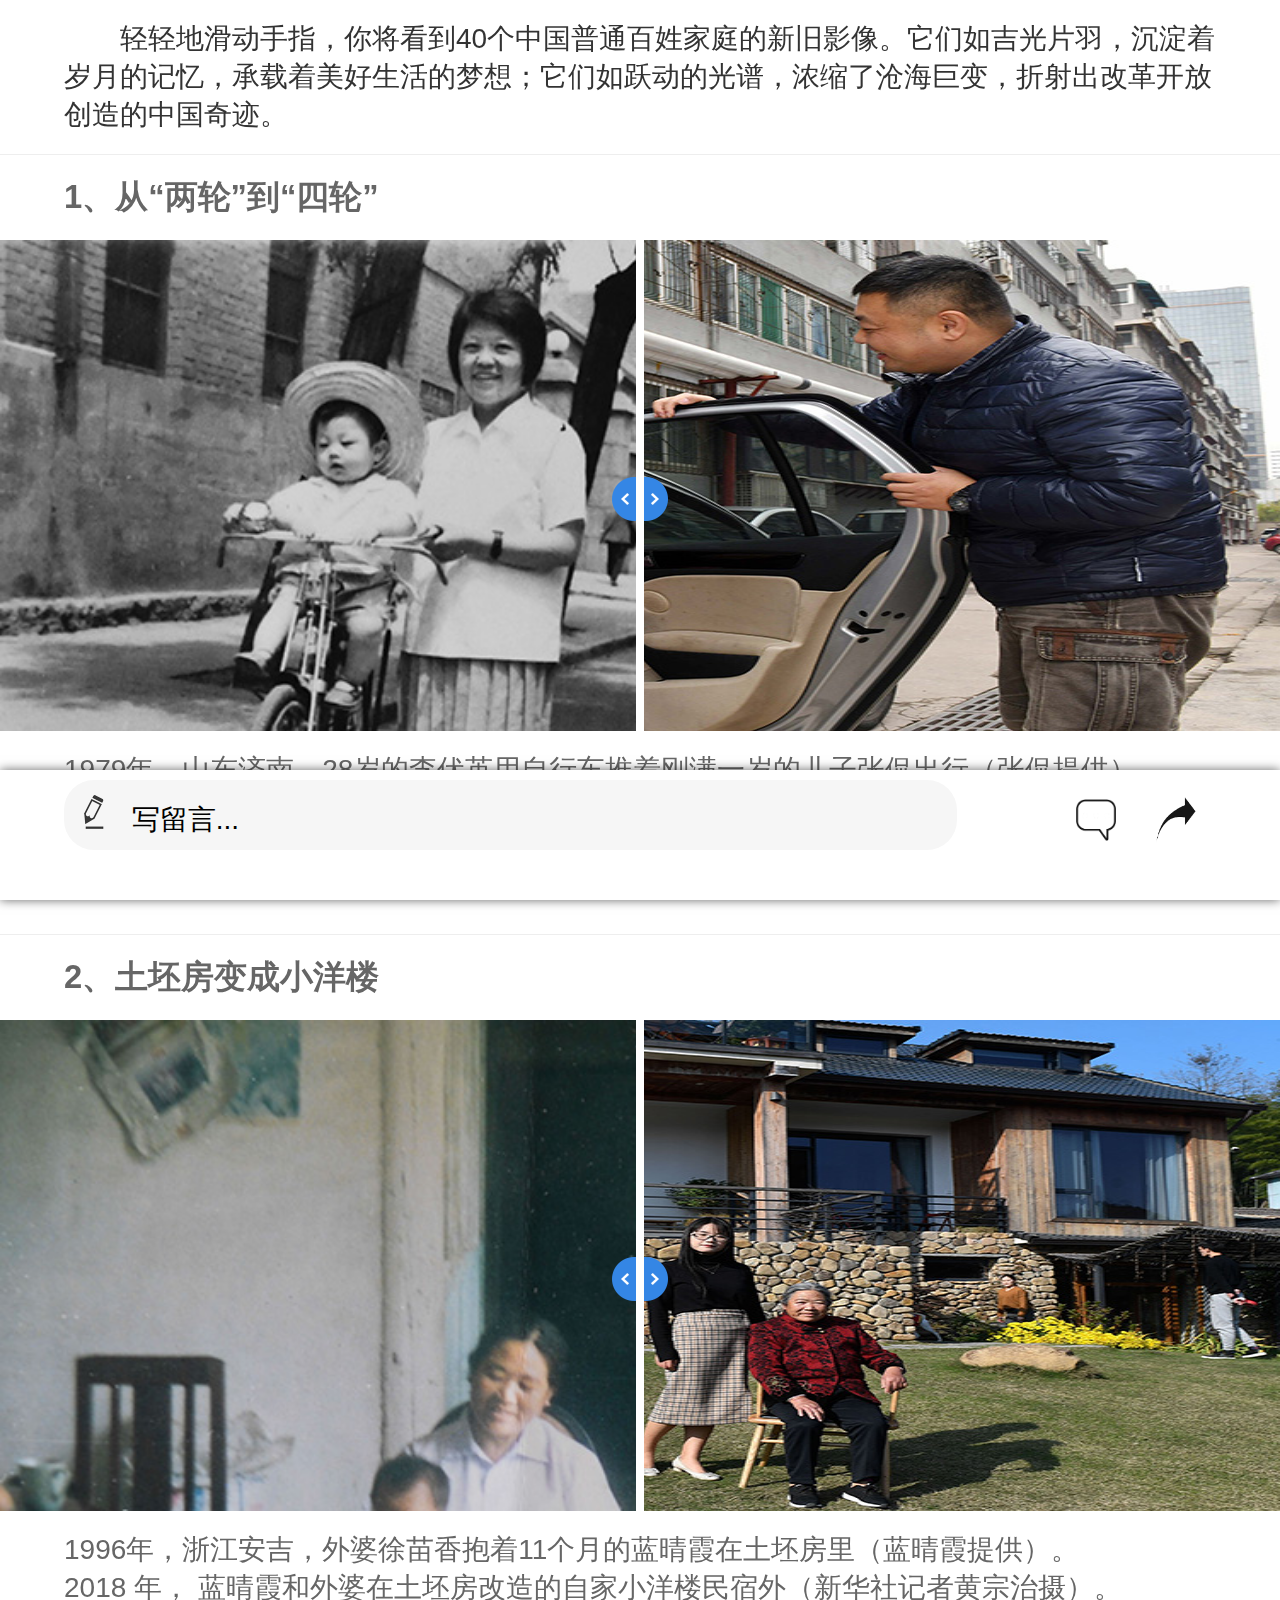
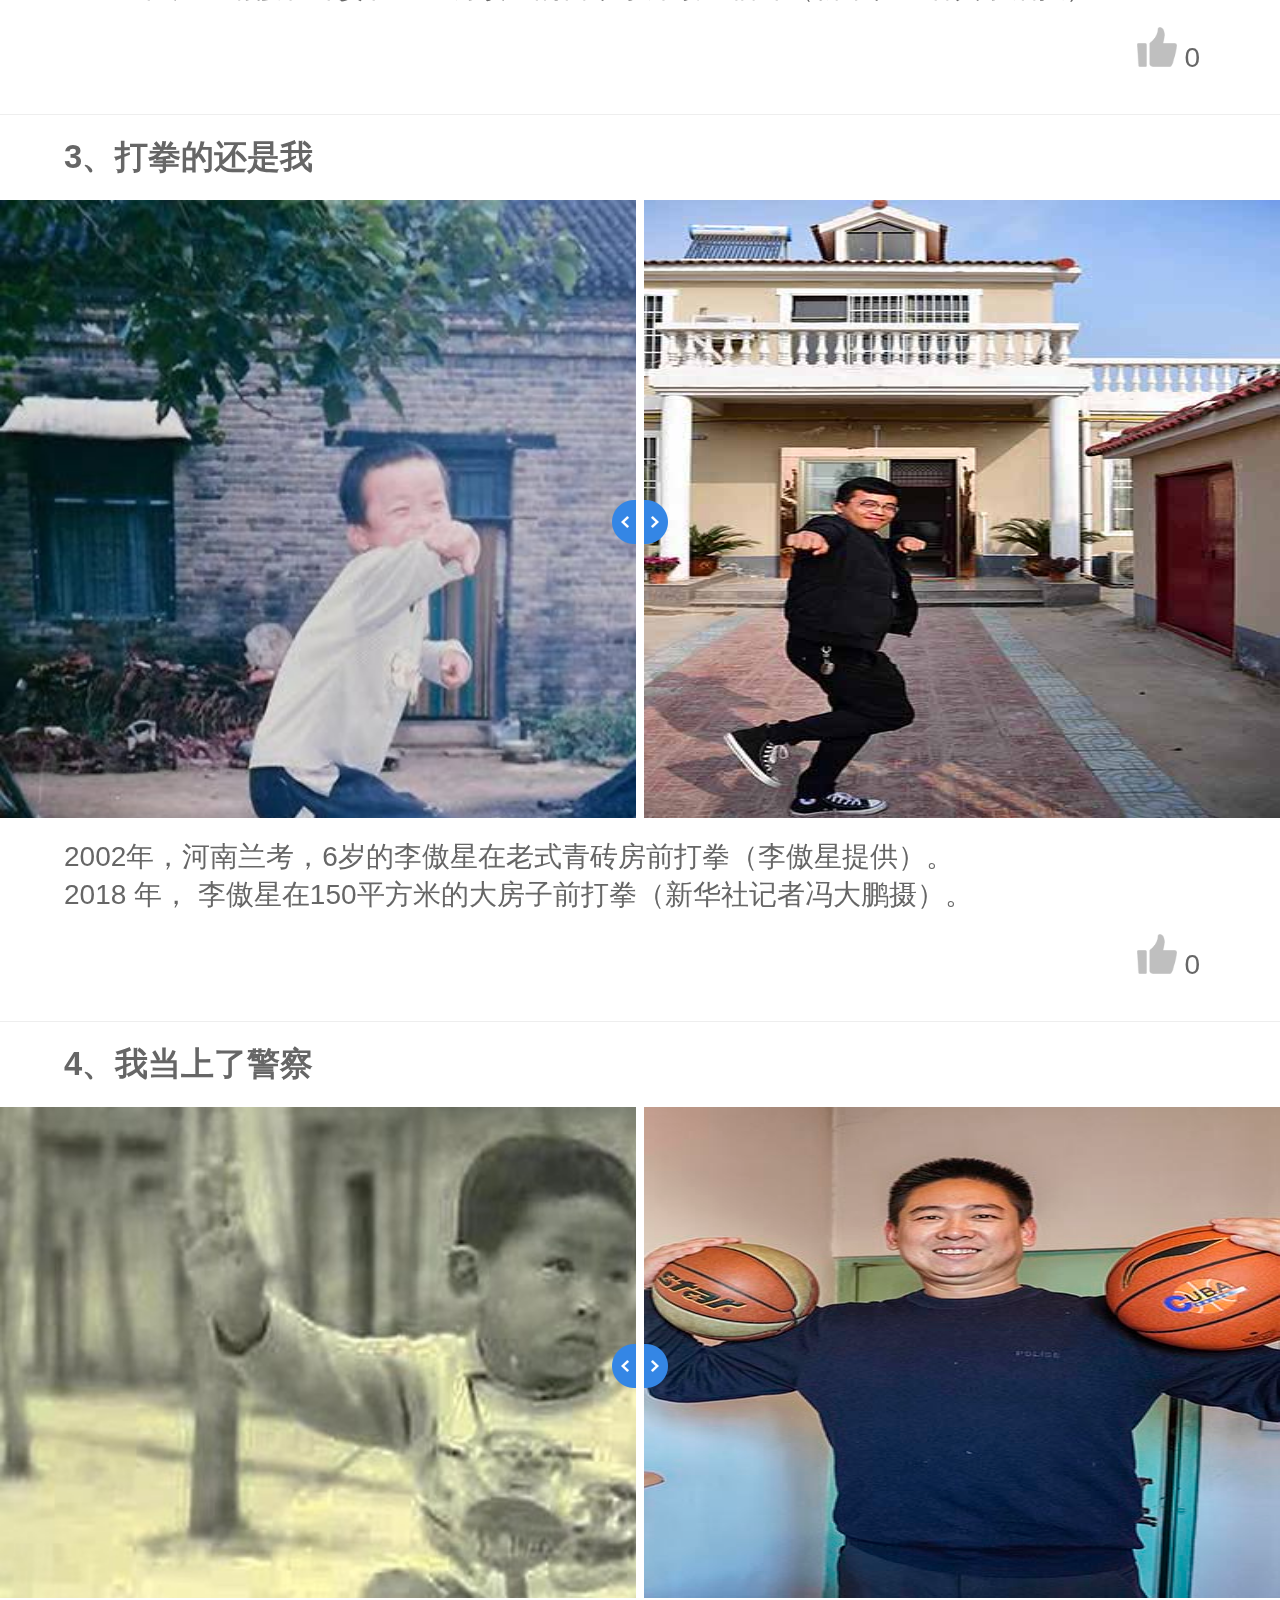
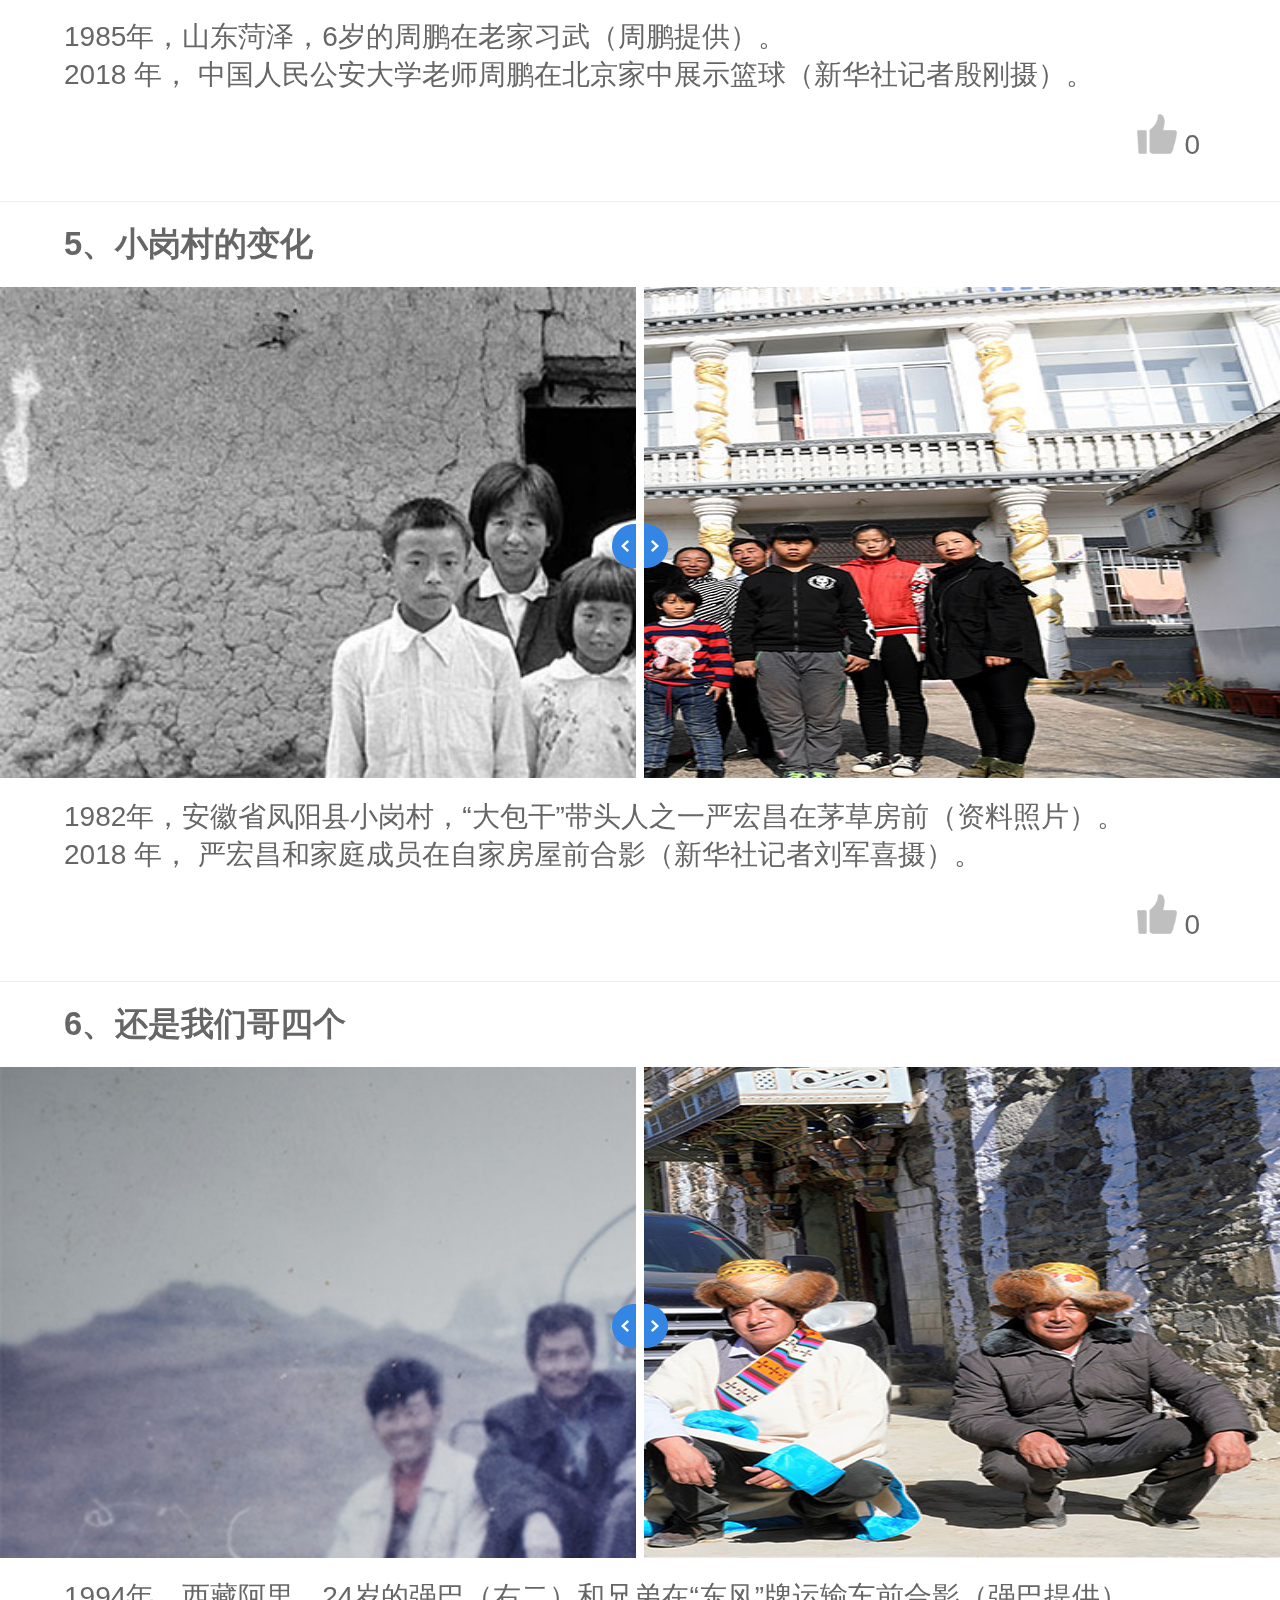
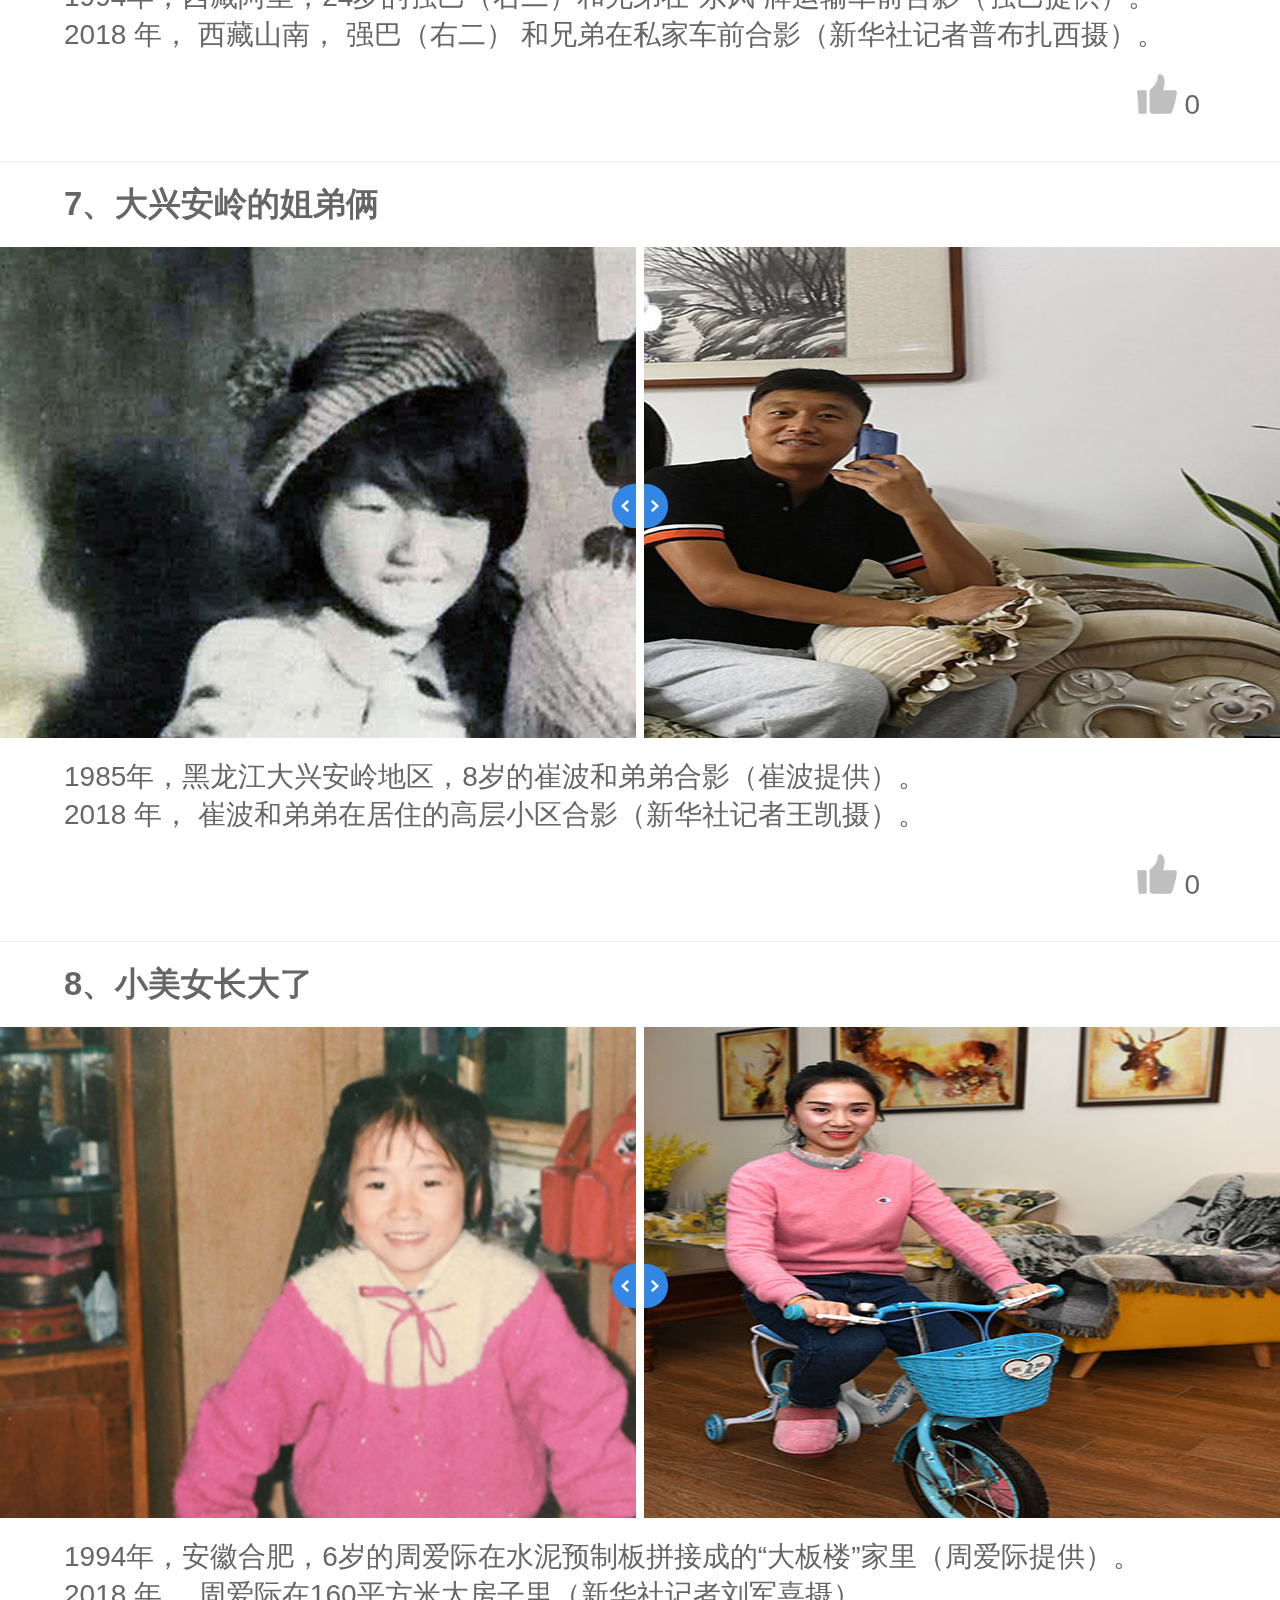
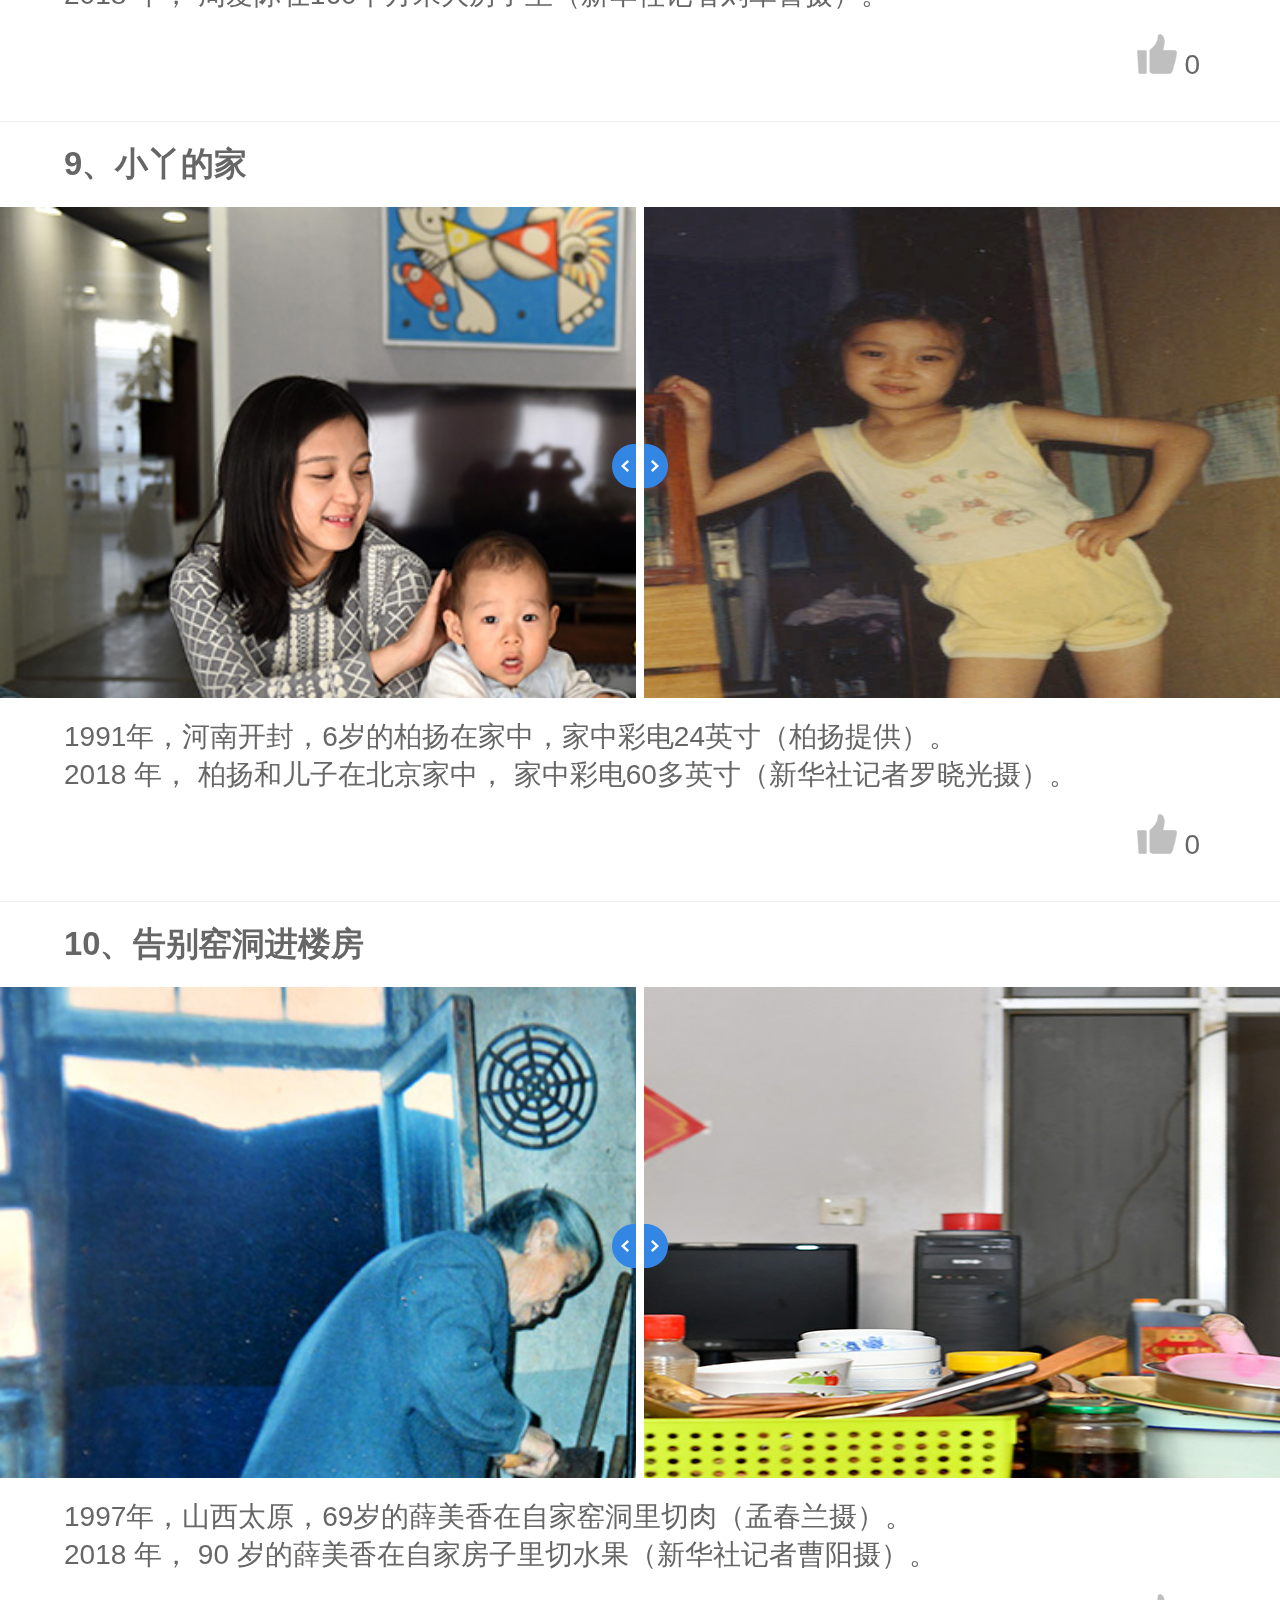
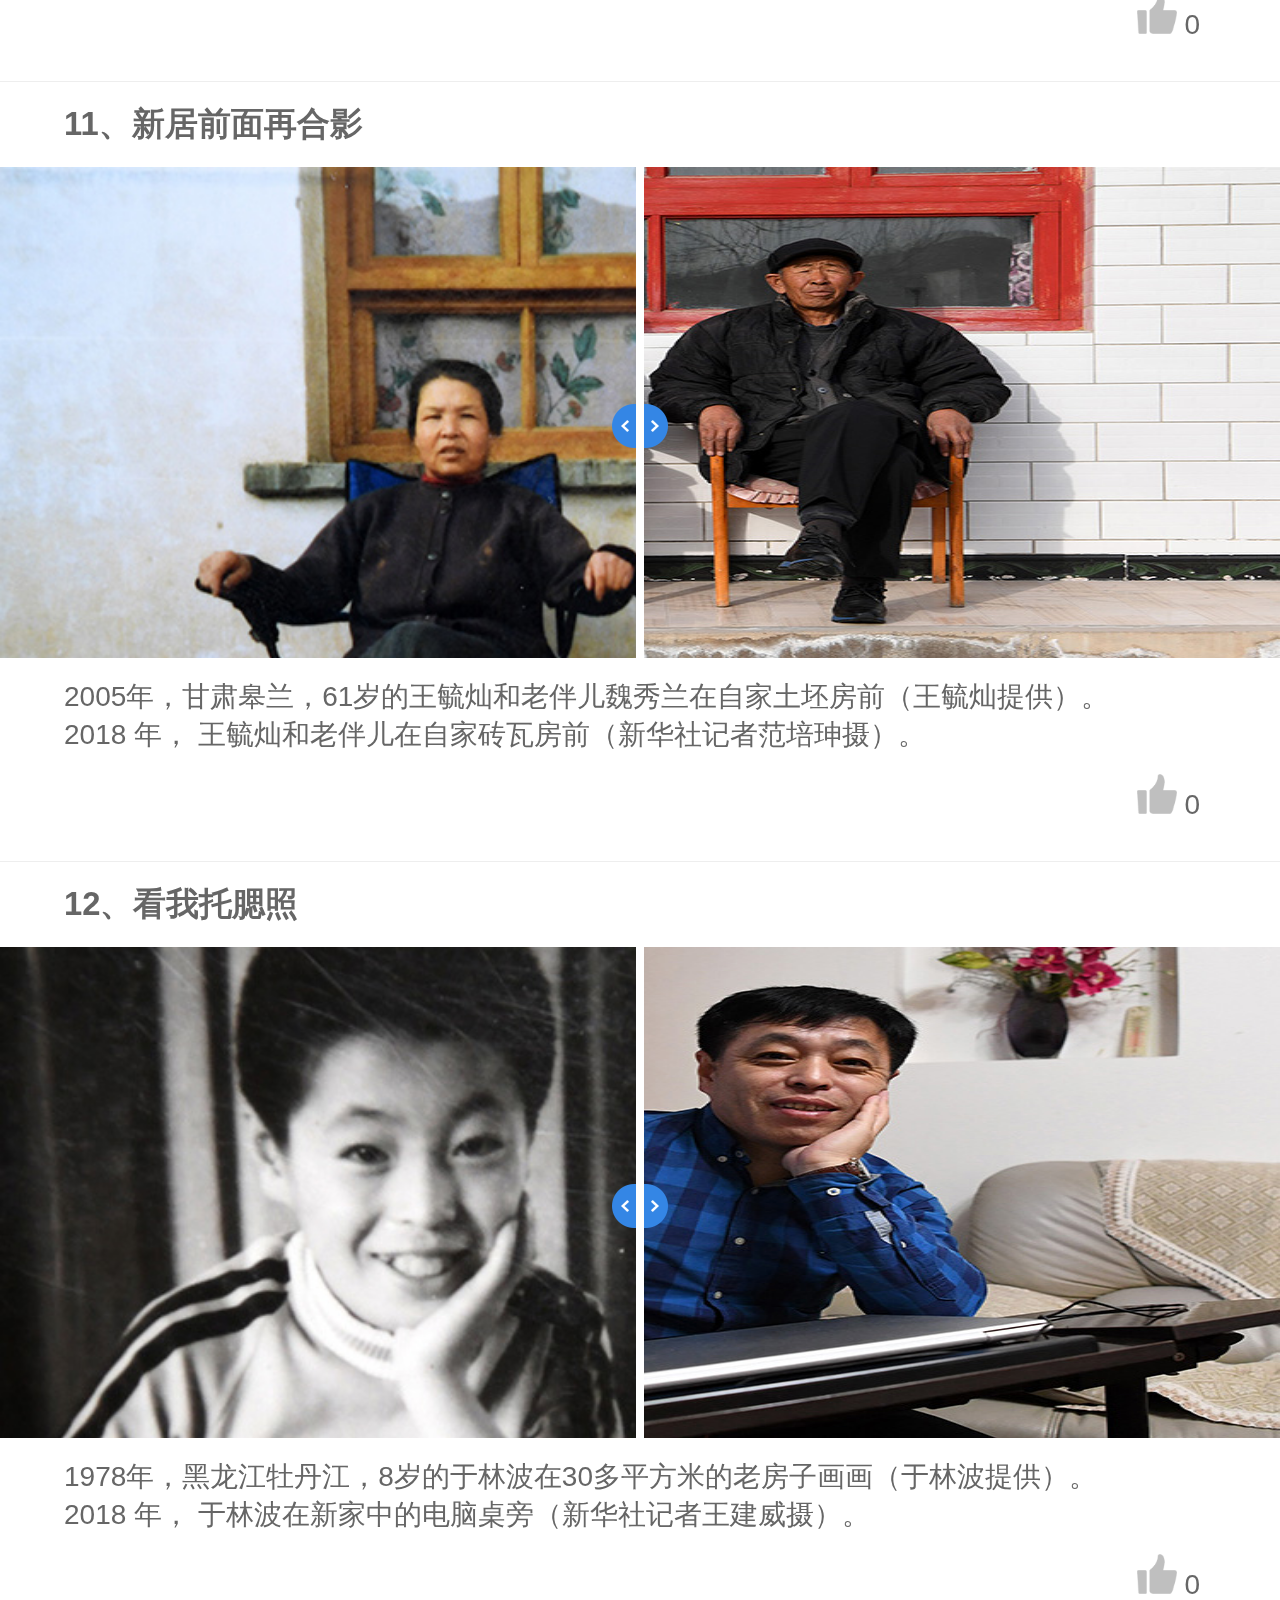
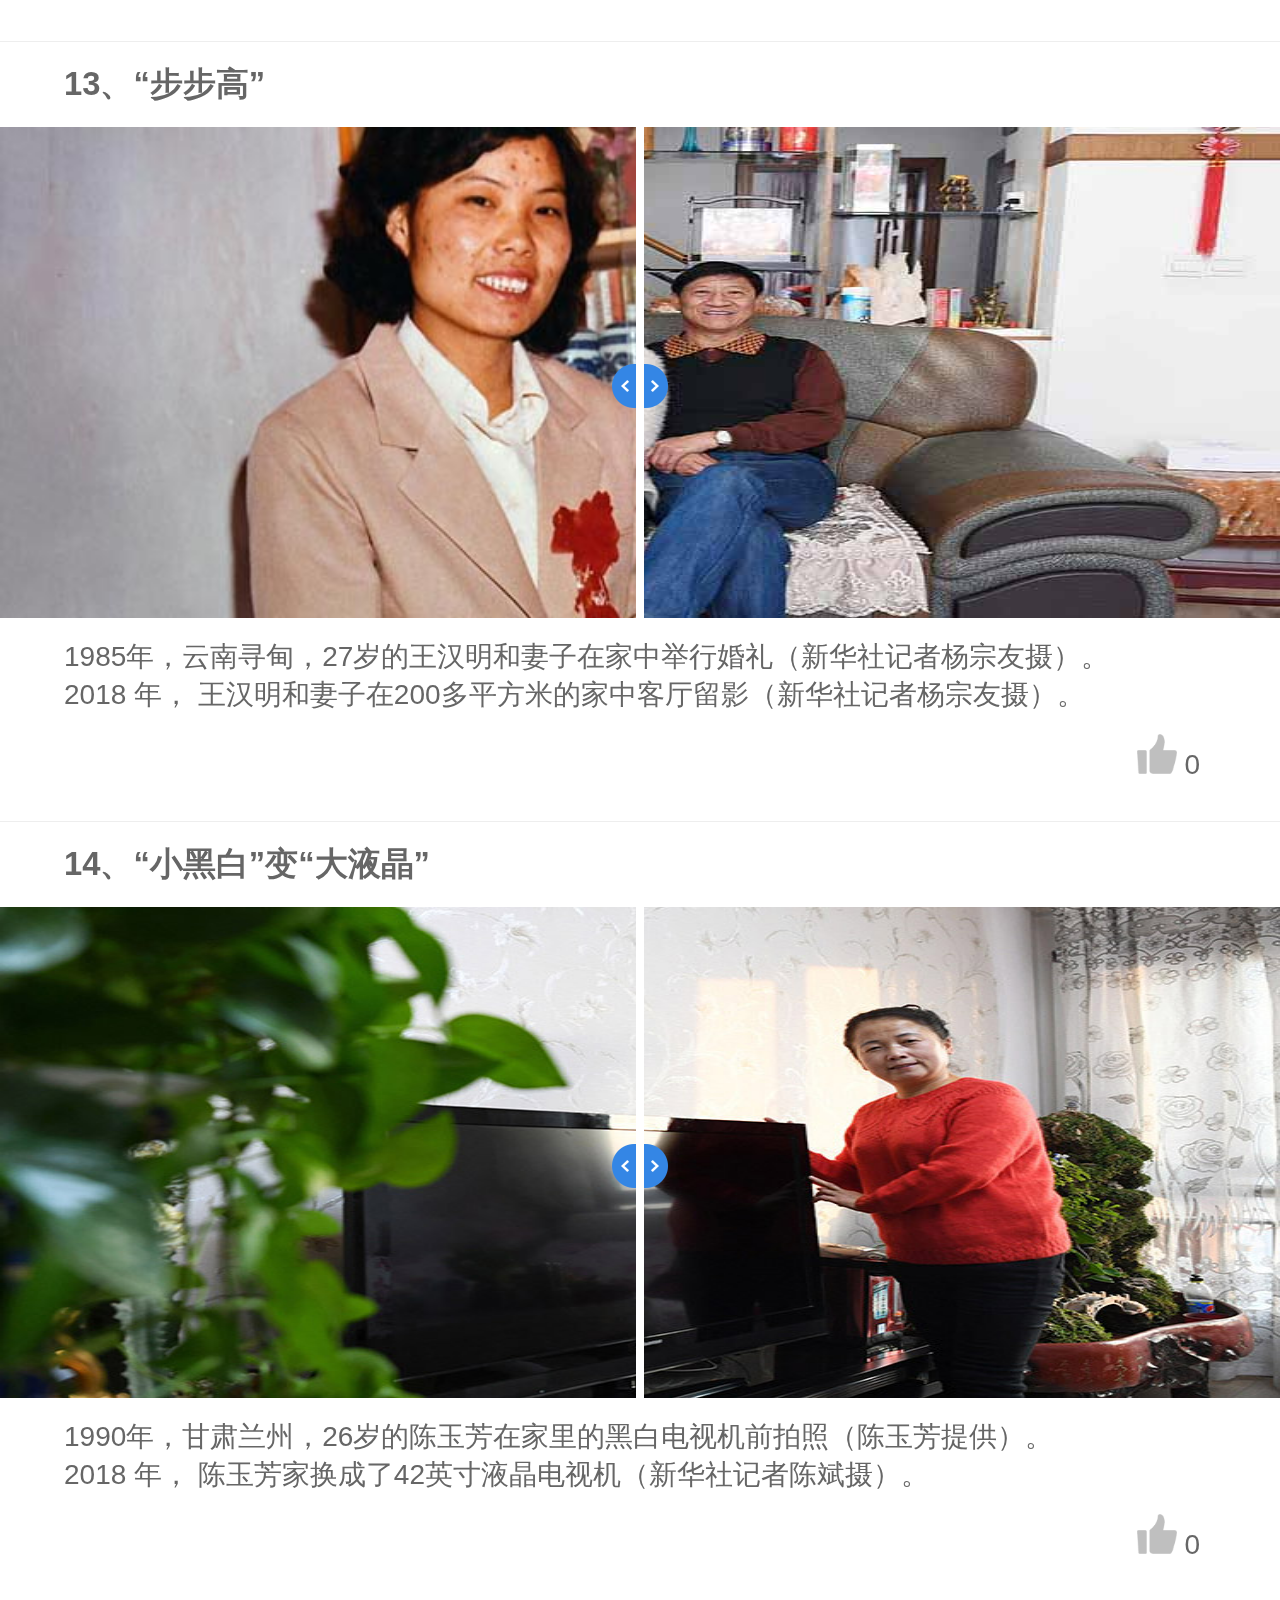
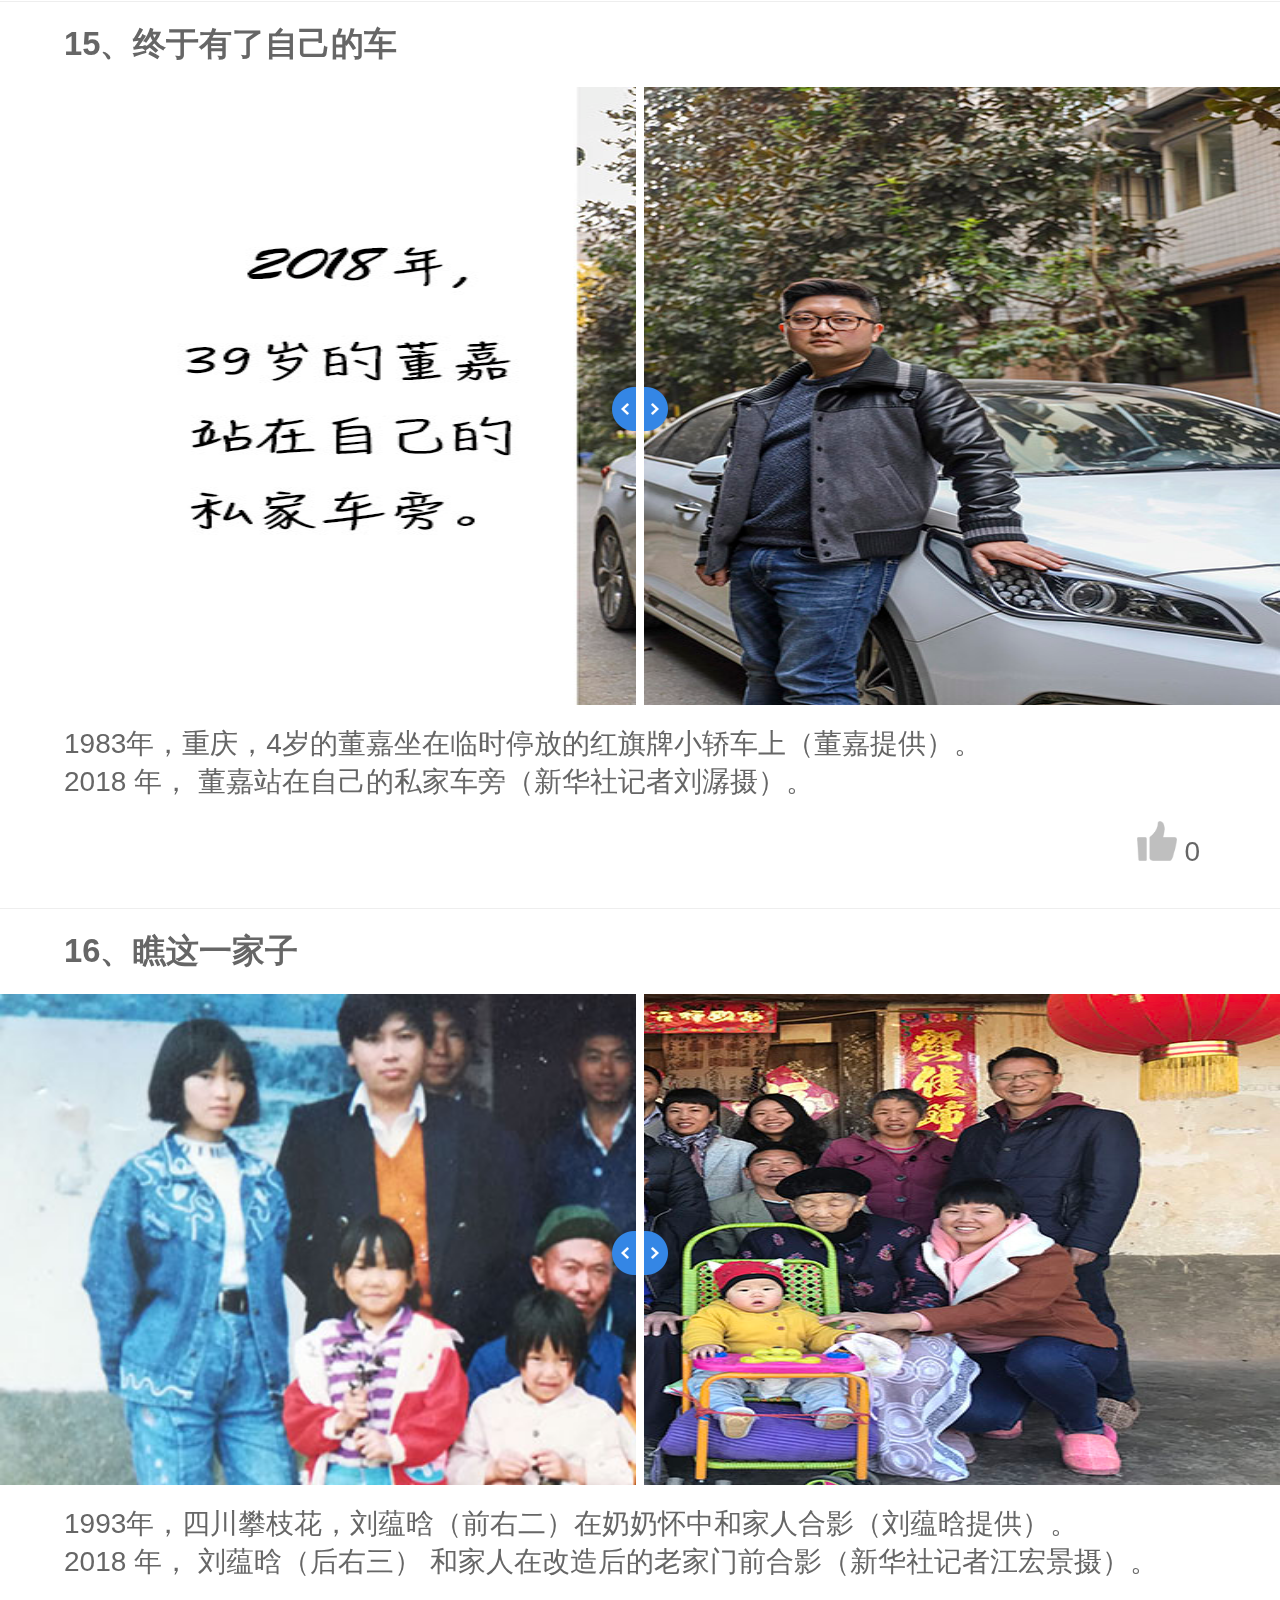
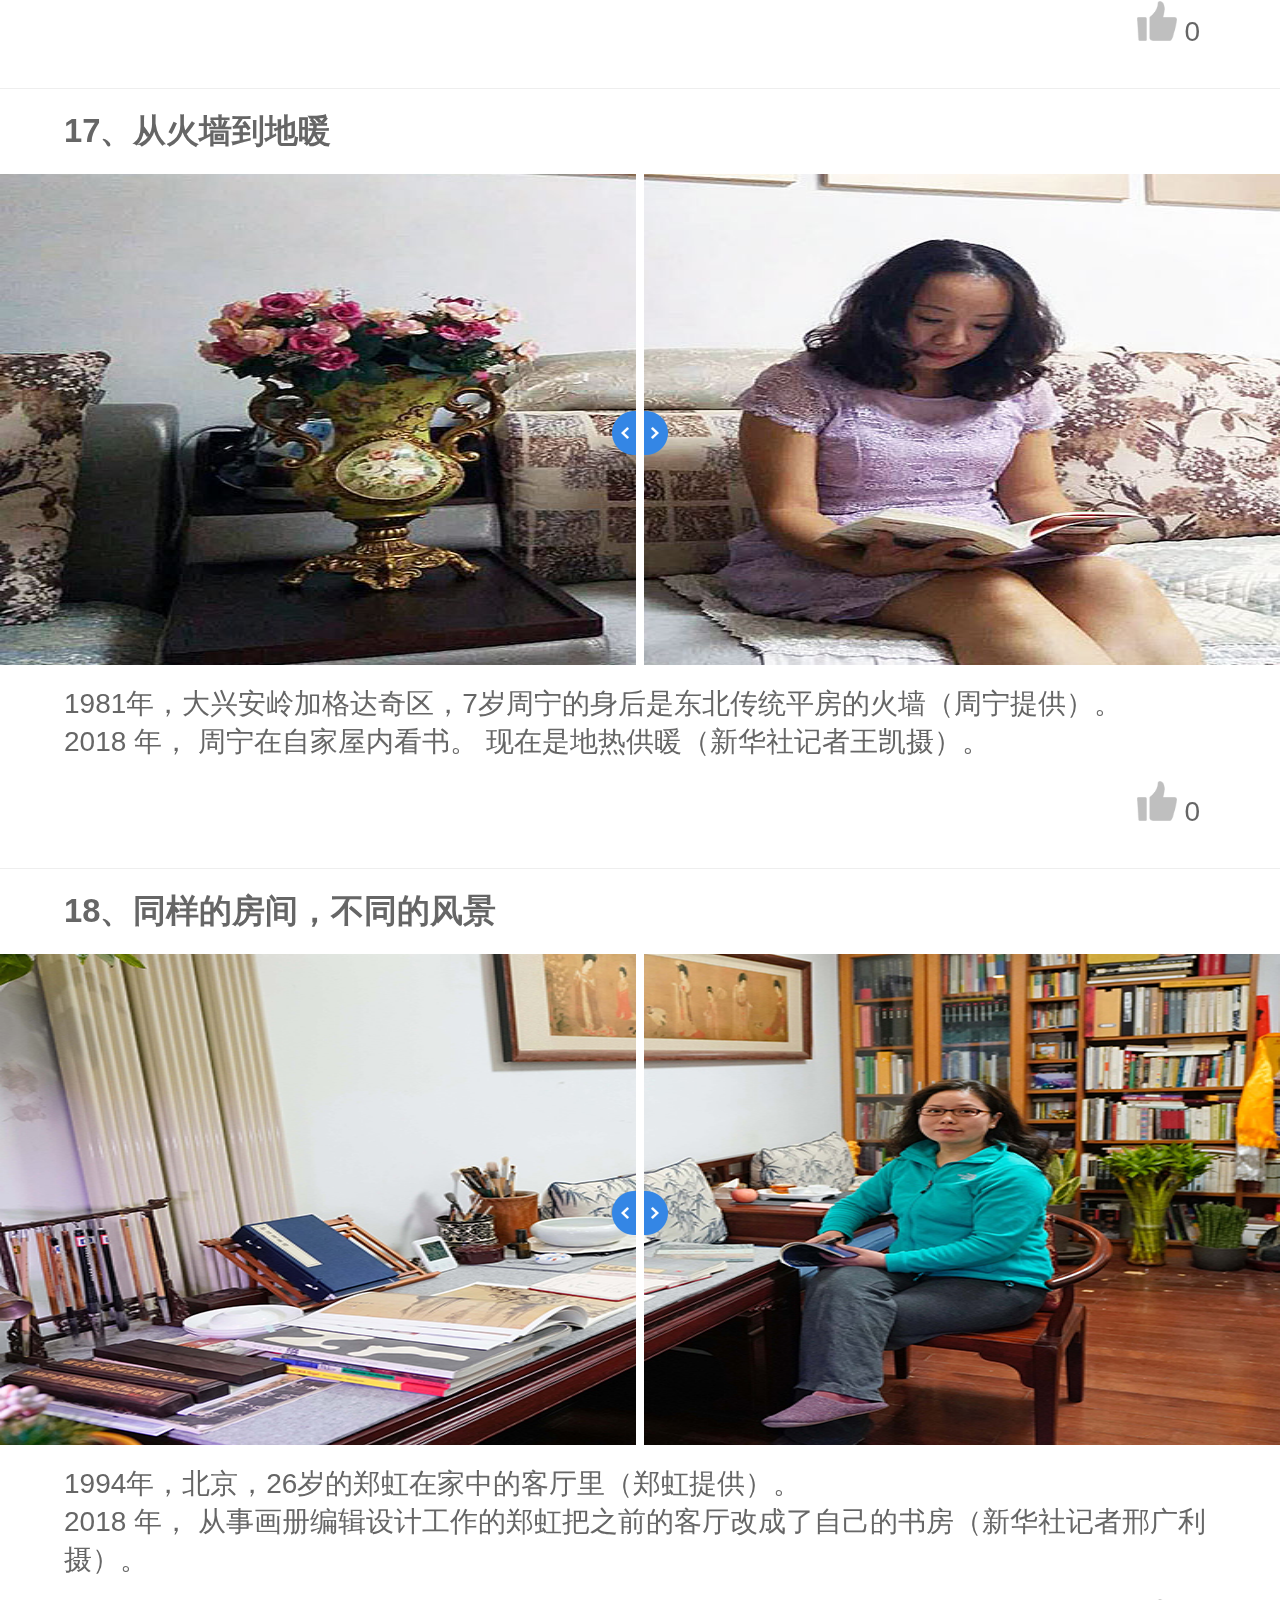
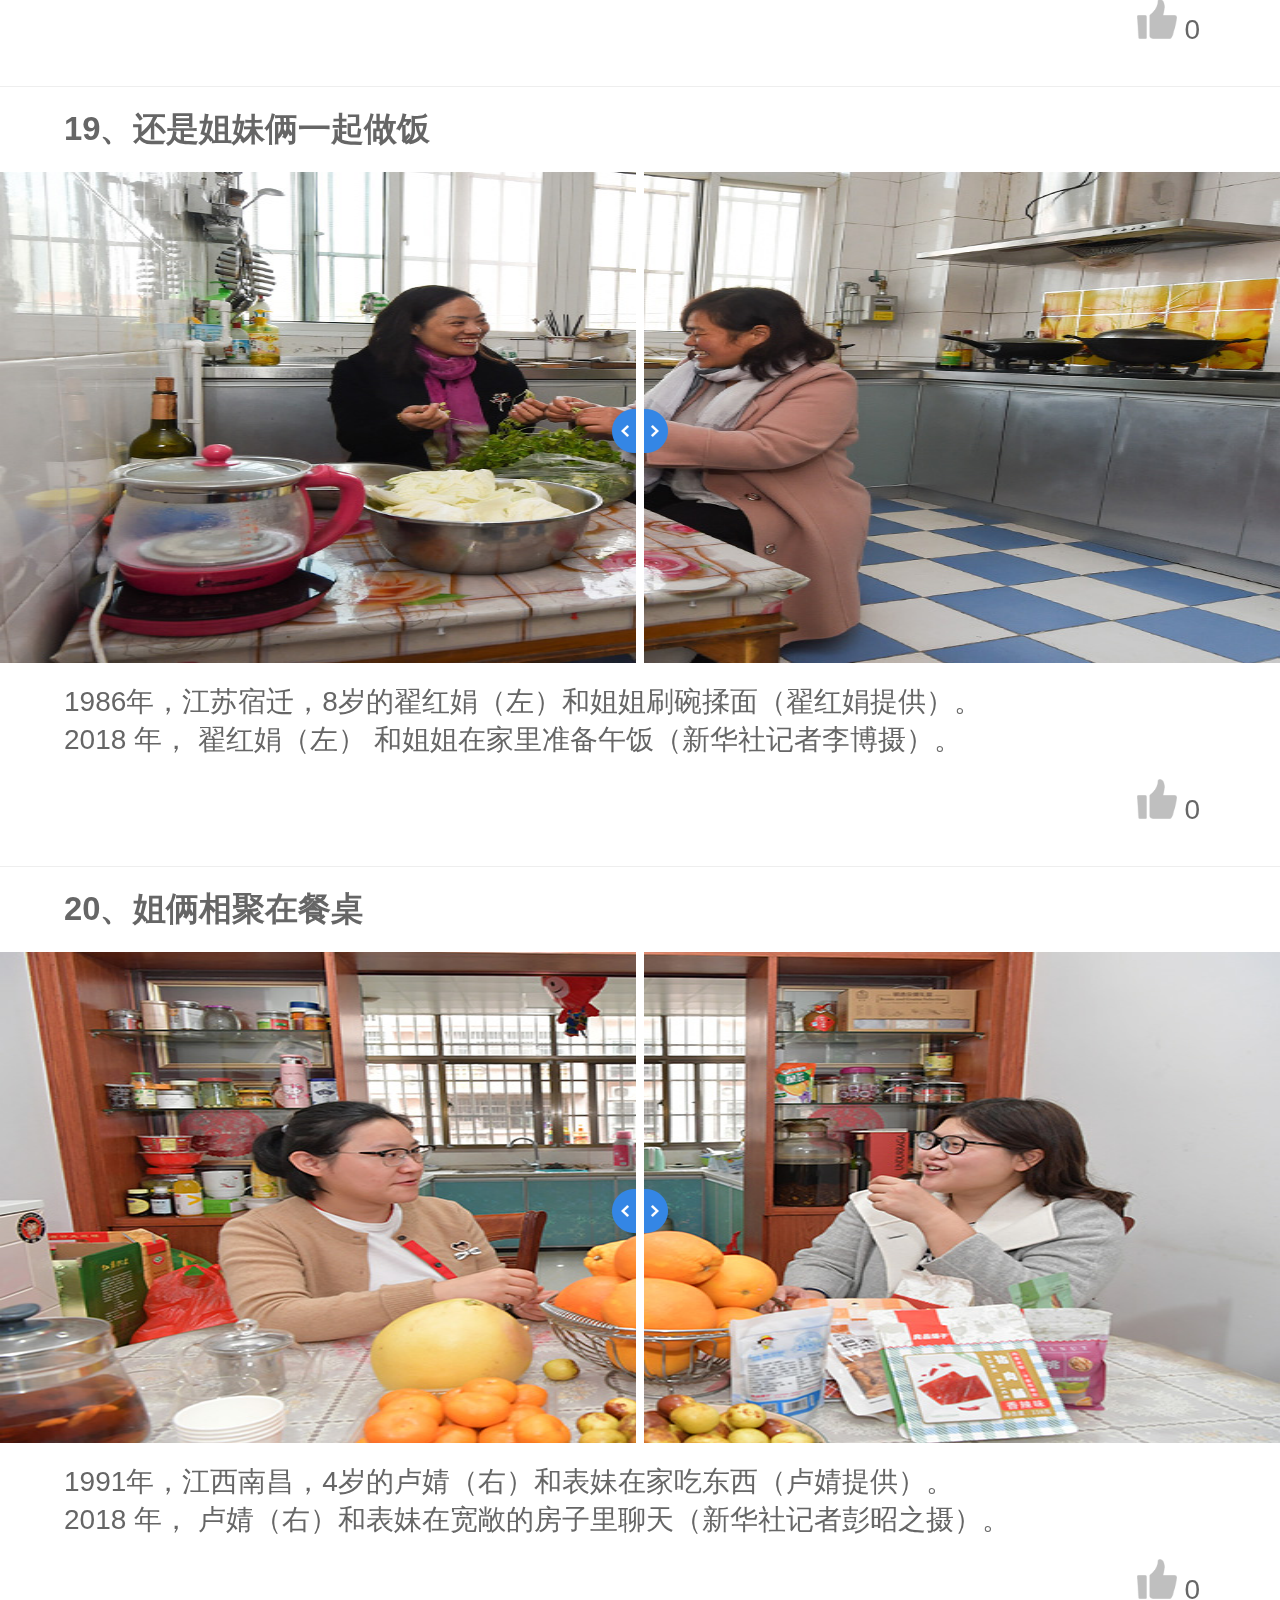
<file: index.html>
<html>
    <head>
        <meta charset='utf-8'/>
        <meta name='viewport' content='width=750,user-scalable=no'/>
        
        <script>
            !function(url){
                var link = document.createElement('link');
                link.rel = 'stylesheet';
                link.href = url+'?t='+new Date().getTime();
                document.head.appendChild(link);
            }('./assets/css/index.css');
        </script>
        <title>
           四十年 四十家
        </title>
        <style>
            *{margin:0;padding:0}
            a{
                text-decoration:none;
            }
        </style>
    </head>
    <body>
        <div id='loading'>
            <div class='lt-full'  style='background:url(./assets/images/loading-bg1.jpg) no-repeat center top;background-size:cover;opacity: 1'></div>

            <div class='zmiti-clock'>
                <div class='zmiti-c1'></div>
                <div class='zmiti-c2'></div>
                <div class='zmiti-c0'></div>
            </div>
             <div>轻轻地滑动手指，</div>
            <div>你将看到这40个中国普通百姓家庭的新旧影像。</div>
            <div id='progress'>0%</div>
        </div>
        <div class='zmiti-main-ui'>

        </div>

       

        <script src="//res.wx.qq.com/open/js/jweixin-1.3.0.js"></script>
        <script src="./assets/js/axios.min.js"></script>
	<script>
		window.h5name  =  'image40';
        document.getElementsByTagName('html')[0].style.fontSize = 750 / 10 + 'px';
		function wxHandlercallback(res,title,desc) {
			arguments.callee.res = arguments.callee.res || res;
			wx.config({
				debug: false,
				appId: arguments.callee.res.appId,
				timestamp: arguments.callee.res.timestamp,
				nonceStr: arguments.callee.res.nonceStr,
				signature: arguments.callee.res.signature,
				jsApiList: ["onMenuShareTimeline", "onMenuShareAppMessage", "onMenuShareQQ", "onMenuShareQZone",
					"onMenuShareWeibo"
				]
			});

			//window.location.href = encodeURI(window.location.href)

			wx.ready(function () {
				var config = {
					title: '四十年，四十家',
					desc: '指尖滑动下的岁月',
					//link: encodeURIComponent(window.location.href.split('?')[0].split('#')[0]),
					link: 'https://h5.zhongguowangshi.com/h5/'+window.h5name+'/index.html',
					imgUrl: "http://h5.zhongguowangshi.com/h5/"+window.h5name+"/assets/images/204.jpg",
					error:function(){

					},
					success(){
					}
				};
				wx.onMenuShareAppMessage(config);
				wx.onMenuShareTimeline(config);
			});
		}

        function loadScript(url){
            var script = document.createElement('script');
            script.src = url+'?t='+new Date().getTime();
            document.body.appendChild(script);
        }

        loadScript('./assets/js/index.js');
	</script>

        <script src="//openapi.zhongguowangshi.com/wxHandler.ashx?callback=wxHandlercallback&action=getWeixinConfig&debug=1&site=xhsh5"></script>
    </body>
</html>
</file>
